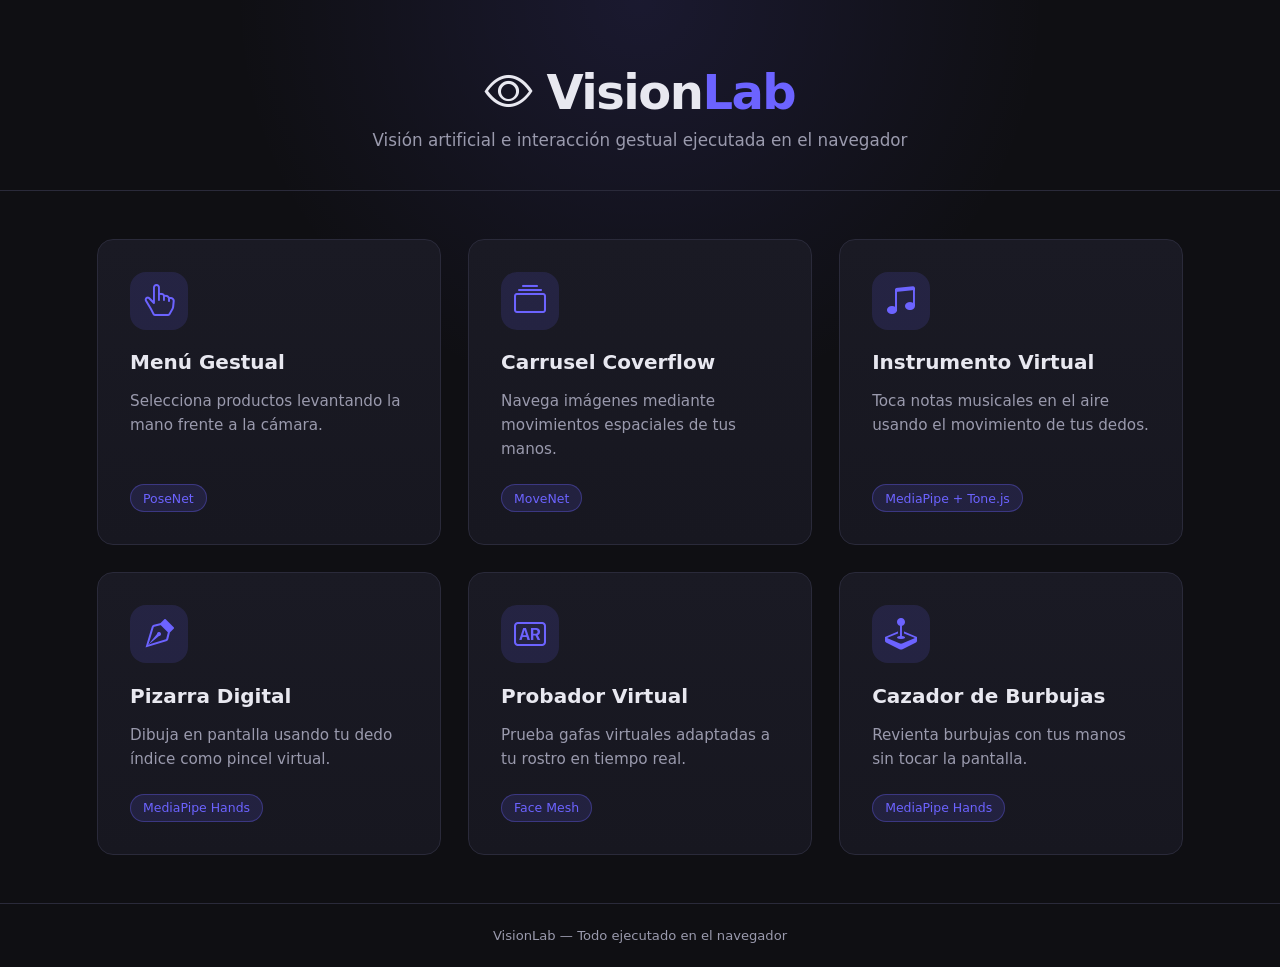
<file: index.html>
<!DOCTYPE html>
<html lang="es">
<head>
  <meta charset="UTF-8" />
  <meta name="viewport" content="width=device-width, initial-scale=1.0" />

  <title>VisionLab | Laboratorio de Visión Artificial</title>

  <link rel="stylesheet" href="https://cdn.jsdelivr.net/npm/bootstrap-icons@1.11.3/font/bootstrap-icons.min.css" />
  <link rel="stylesheet" href="style.css" />
</head>

<body>
  <header class="header">
    <h1 class="logo">
      <i class="bi bi-eye"></i>
      Vision<span>Lab</span>
    </h1>
    <p class="tagline">Visión artificial e interacción gestual ejecutada en el navegador</p>
  </header>

  <main class="gallery">

    <a class="card" href="pages/menu-gestual.html">
      <div class="card-icon">
        <i class="bi bi-hand-index-thumb"></i>
      </div>
      <h2 class="card-title">Menú Gestual</h2>
      <p class="card-desc">Selecciona productos levantando la mano frente a la cámara.</p>
      <span class="card-tag">PoseNet</span>
    </a>

    <a class="card" href="pages/carrusel.html">
      <div class="card-icon">
        <i class="bi bi-collection"></i>
      </div>
      <h2 class="card-title">Carrusel Coverflow</h2>
      <p class="card-desc">Navega imágenes mediante movimientos espaciales de tus manos.</p>
      <span class="card-tag">MoveNet</span>
    </a>

    <a class="card" href="pages/instrumento.html">
      <div class="card-icon">
        <i class="bi bi-music-note-beamed"></i>
      </div>
      <h2 class="card-title">Instrumento Virtual</h2>
      <p class="card-desc">Toca notas musicales en el aire usando el movimiento de tus dedos.</p>
      <span class="card-tag">MediaPipe + Tone.js</span>
    </a>

    <a class="card" href="pages/pizarra.html">
      <div class="card-icon">
        <i class="bi bi-vector-pen"></i>
      </div>
      <h2 class="card-title">Pizarra Digital</h2>
      <p class="card-desc">Dibuja en pantalla usando tu dedo índice como pincel virtual.</p>
      <span class="card-tag">MediaPipe Hands</span>
    </a>

    <a class="card" href="pages/probador-ar.html">
      <div class="card-icon">
        <i class="bi bi-badge-ar"></i>
      </div>
      <h2 class="card-title">Probador Virtual</h2>
      <p class="card-desc">Prueba gafas virtuales adaptadas a tu rostro en tiempo real.</p>
      <span class="card-tag">Face Mesh</span>
    </a>

    <a class="card" href="pages/videojuego.html">
      <div class="card-icon">
        <i class="bi bi-joystick"></i>
      </div>
      <h2 class="card-title">Cazador de Burbujas</h2>
      <p class="card-desc">Revienta burbujas con tus manos sin tocar la pantalla.</p>
      <span class="card-tag">MediaPipe Hands</span>
    </a>

  </main>

  <footer class="footer">
    <p>VisionLab &mdash; Todo ejecutado en el navegador</p>
  </footer>

  <script src="script.js"></script>
</body>
</html>
</file>
<file: style.css>
/* ===== RESET Y BASE ===== */
*, *::before, *::after {
  box-sizing: border-box;
  margin: 0;
  padding: 0;
}

:root {
  --bg: #0f0f13;
  --surface: #1a1a24;
  --surface-hover: #202032;
  --border: #2a2a3a;
  --accent: #6c63ff;
  --accent2: #00d4aa;
  --text: #e8e8f0;
  --text-muted: #9a9aad;
  --radius: 16px;
  --font: 'Segoe UI', system-ui, sans-serif;
}

body {
  min-height: 100vh;
  background:
    radial-gradient(circle at top, rgba(108, 99, 255, 0.12), transparent 35%),
    var(--bg);
  color: var(--text);
  font-family: var(--font);
  display: flex;
  flex-direction: column;
}

/* ===== HEADER ===== */
.header {
  text-align: center;
  padding: 4rem 1rem 2.5rem;
  border-bottom: 1px solid var(--border);
}

.logo {
  font-size: 3rem;
  font-weight: 900;
  letter-spacing: -1.5px;
  color: var(--text);
}

.logo span {
  color: var(--accent);
}

.tagline {
  margin-top: 0.6rem;
  color: var(--text-muted);
  font-size: 1.05rem;
}

/* ===== GALERÍA ===== */
.gallery {
  width: 100%;
  max-width: 1150px;
  margin: 0 auto;
  padding: 3rem 2rem;
  flex: 1;

  display: grid;
  grid-template-columns: repeat(auto-fit, minmax(290px, 1fr));
  gap: 1.7rem;
}

/* ===== TARJETA ===== */
.card {
  min-height: 250px;
  padding: 2rem;
  border-radius: var(--radius);
  border: 1px solid var(--border);
  background: linear-gradient(180deg, var(--surface), #171720);
  color: var(--text);
  text-decoration: none;

  display: flex;
  flex-direction: column;
  gap: 0.9rem;

  cursor: pointer;
  transition: transform 0.2s ease, border-color 0.2s ease, background 0.2s ease;
}

.card:hover {
  transform: translateY(-5px);
  border-color: var(--accent);
  background: var(--surface-hover);
}

.card-icon {
  width: 58px;
  height: 58px;
  margin-bottom: 0.4rem;

  display: flex;
  align-items: center;
  justify-content: center;

  border-radius: 16px;
  background: rgba(108, 99, 255, 0.14);
  color: var(--accent);
  font-size: 2rem;
}

.card-icon i {
  line-height: 1;
}

.card-title {
  font-size: 1.25rem;
  font-weight: 800;
}

.card-desc {
  color: var(--text-muted);
  font-size: 0.95rem;
  line-height: 1.6;
  flex: 1;
}

.card-tag {
  width: fit-content;
  margin-top: 0.5rem;
  padding: 0.35rem 0.75rem;

  border-radius: 999px;
  border: 1px solid rgba(108, 99, 255, 0.35);
  background: rgba(108, 99, 255, 0.14);

  color: var(--accent);
  font-size: 0.78rem;
  font-weight: 500;
}

/* ===== FOOTER ===== */
.footer {
  padding: 1.5rem;
  border-top: 1px solid var(--border);
  color: var(--text-muted);
  text-align: center;
  font-size: 0.82rem;
}

/* ===== RESPONSIVE ===== */
@media (max-width: 600px) {
  .header {
    padding: 3rem 1rem 2rem;
  }

  .logo {
    font-size: 2.1rem;
  }

  .tagline {
    font-size: 0.95rem;
  }

  .gallery {
    grid-template-columns: 1fr;
    padding: 1.5rem 1rem;
  }

  .card {
    min-height: auto;
    padding: 1.5rem;
  }
}
</file>
